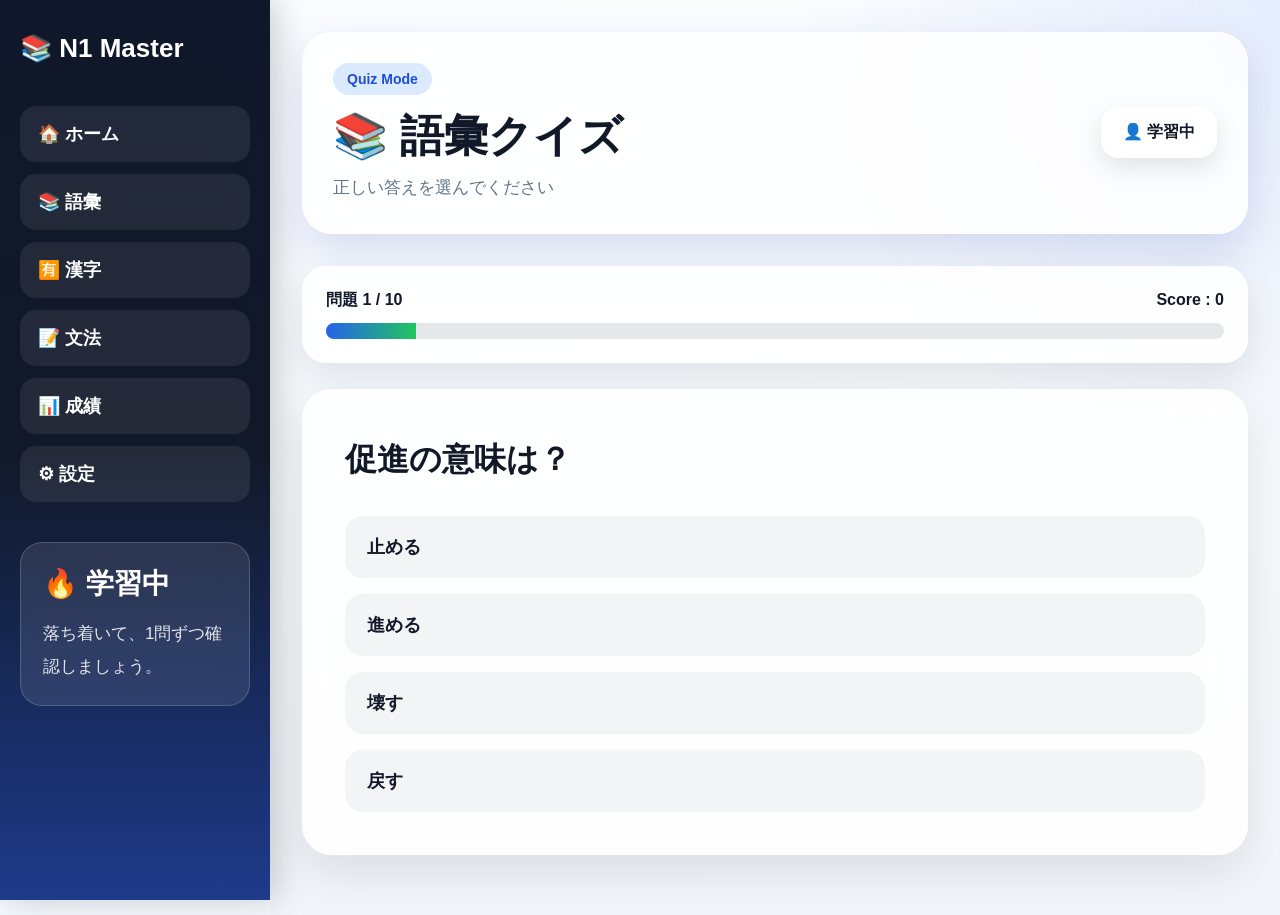
<file: quiz.html>
<!DOCTYPE html>
<html lang="ja">

<head>

<meta charset="UTF-8">
<meta name="viewport" content="width=device-width, initial-scale=1.0">

<title>N1 Master - クイズ</title>

<link rel="stylesheet" href="CSS/style.css">
<link rel="icon" href="images/icon.png">

</head>

<body>

<div class="app">

    <!-- サイドバー -->
    <aside class="sidebar">

       <div class="logo">
    📚 N1 Master
</div>

        <nav>
            <a href="index.html">🏠 ホーム</a>
            <a href="#" onclick="startQuiz('vocabulary')">📚 語彙</a>
            <a href="#" onclick="startQuiz('kanji')">🈶 漢字</a>
            <a href="#" onclick="startQuiz('grammar')">📝 文法</a>
            <a href="result.html">📊 成績</a>
            <a href="settings.html">⚙ 設定</a>
        </nav>

        <div class="side-card">
            <h3>🔥 学習中</h3>
            <p>落ち着いて、1問ずつ確認しましょう。</p>
        </div>

    </aside>

    <!-- メイン画面 -->
    <main class="main-content">

        <!-- 上部バー -->
        <header class="topbar">

            <div>
                <span class="badge">Quiz Mode</span>

                <h1 id="categoryTitle">
                    クイズ
                </h1>

                <p>
                    正しい答えを選んでください
                </p>
            </div>

            <div class="user-box">
                👤 学習中
            </div>

        </header>

        <!-- 進捗 -->
        <section class="progress-section">

            <div class="progress-header">

                <span id="progress">
                    問題 1 / 10
                </span>

                <span id="scoreText">
                    Score : 0
                </span>

            </div>

            <div class="progress-bar">
                <div id="progressFill" class="progress-fill"></div>
            </div>

        </section>

        <!-- クイズカード -->
        <section class="quiz-card">

            <div class="question-area">

                <h1 id="question">
                    問題を読み込み中...
                </h1>

            </div>

            <div id="choices" class="choices-area"></div>

            <div id="explanation" class="explanation-box hidden"></div>

            <button id="nextBtn" class="next-btn hidden">
                次の問題へ
            </button>

        </section>

    </main>

</div>

<script src="JS/theme.js"></script>
<script src="JS/vocabulary.js"></script>
<script src="JS/kanji.js"></script>
<script src="JS/grammar.js"></script>
<script src="JS/data.js"></script>
<script src="JS/quiz.js"></script>

</body>
</html>
</file>
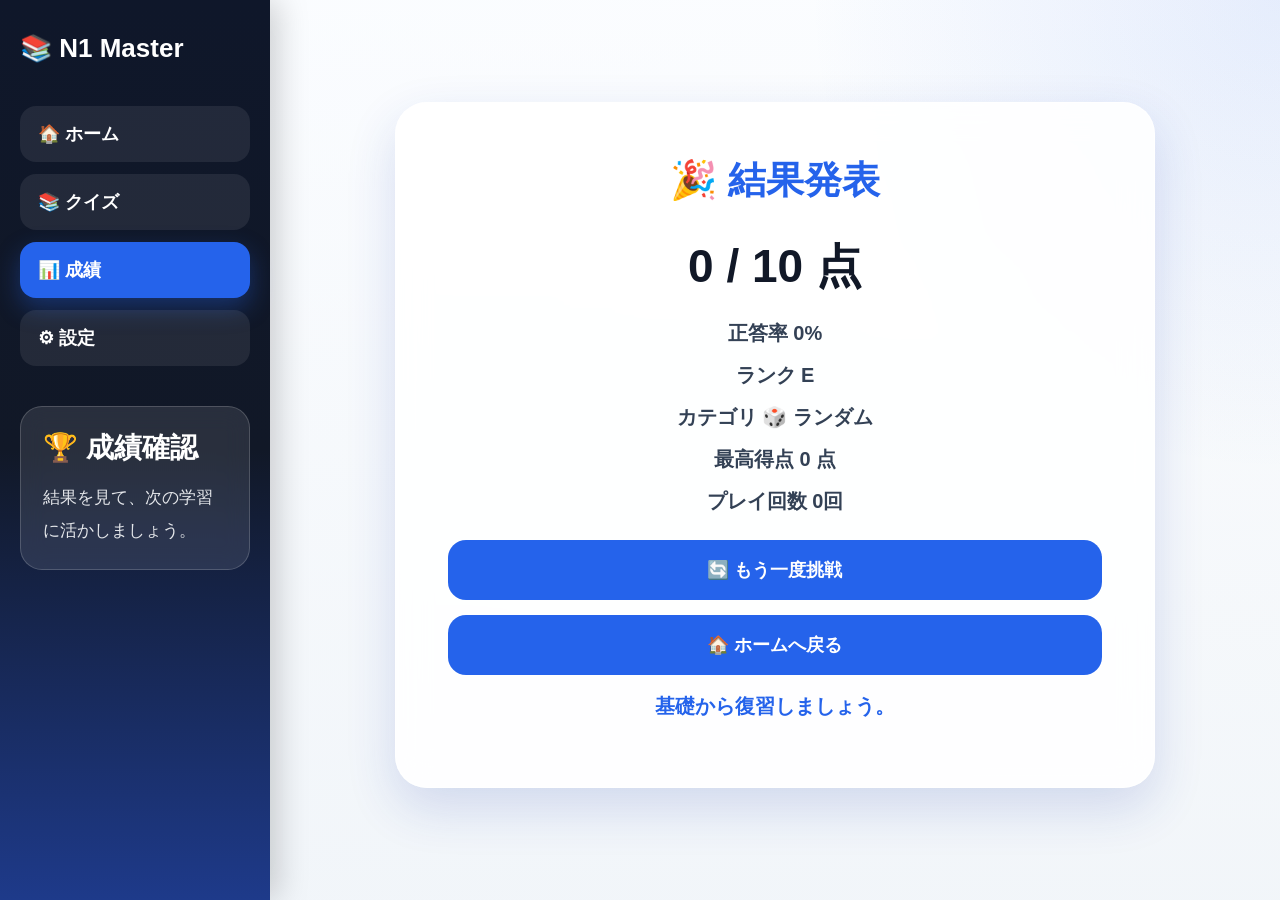
<file: result.html>
<!DOCTYPE html>
<html lang="ja">

<head>

<meta charset="UTF-8">
<meta name="viewport" content="width=device-width, initial-scale=1.0">

<title>N1 Master - 結果</title>

<link rel="stylesheet" href="CSS/style.css">
<link rel="icon" href="images/icon.png">

</head>

<body>

<div class="app">

    <!-- サイドバー -->
    <aside class="sidebar">

<div class="logo">
    📚 N1 Master
</div>

        <nav>
            <a href="index.html">🏠 ホーム</a>
            <a href="quiz.html">📚 クイズ</a>
            <a href="result.html" class="active">📊 成績</a>
            <a href="settings.html">⚙ 設定</a>
        </nav>

        <div class="side-card">
            <h3>🏆 成績確認</h3>
            <p>結果を見て、次の学習に活かしましょう。</p>
        </div>

    </aside>

    <!-- メイン -->
    <main class="main-content">

        <section class="result-card">

            <h1>🎉 結果発表</h1>

            <h2 id="scoreText">
                0 / 10 点
            </h2>

            <h3 id="rateText">
                正答率 0%
            </h3>

            <h3 id="rankText">
                ランク -
            </h3>

            <h3 id="categoryText">
                カテゴリ -
            </h3>

            <h3 id="bestScore">
                最高得点 0 / 10
            </h3>

            <h3 id="playCount">
                プレイ回数 0回
            </h3>

            <div class="result-buttons">

                <button onclick="location.href='quiz.html'">
                    🔄 もう一度挑戦
                </button>

                <button onclick="location.href='index.html'">
                    🏠 ホームへ戻る
                </button>

            </div>

        </section>

    </main>

</div>

<script src="JS/theme.js"></script>
<script src="JS/result.js"></script>

</body>
</html>
</file>
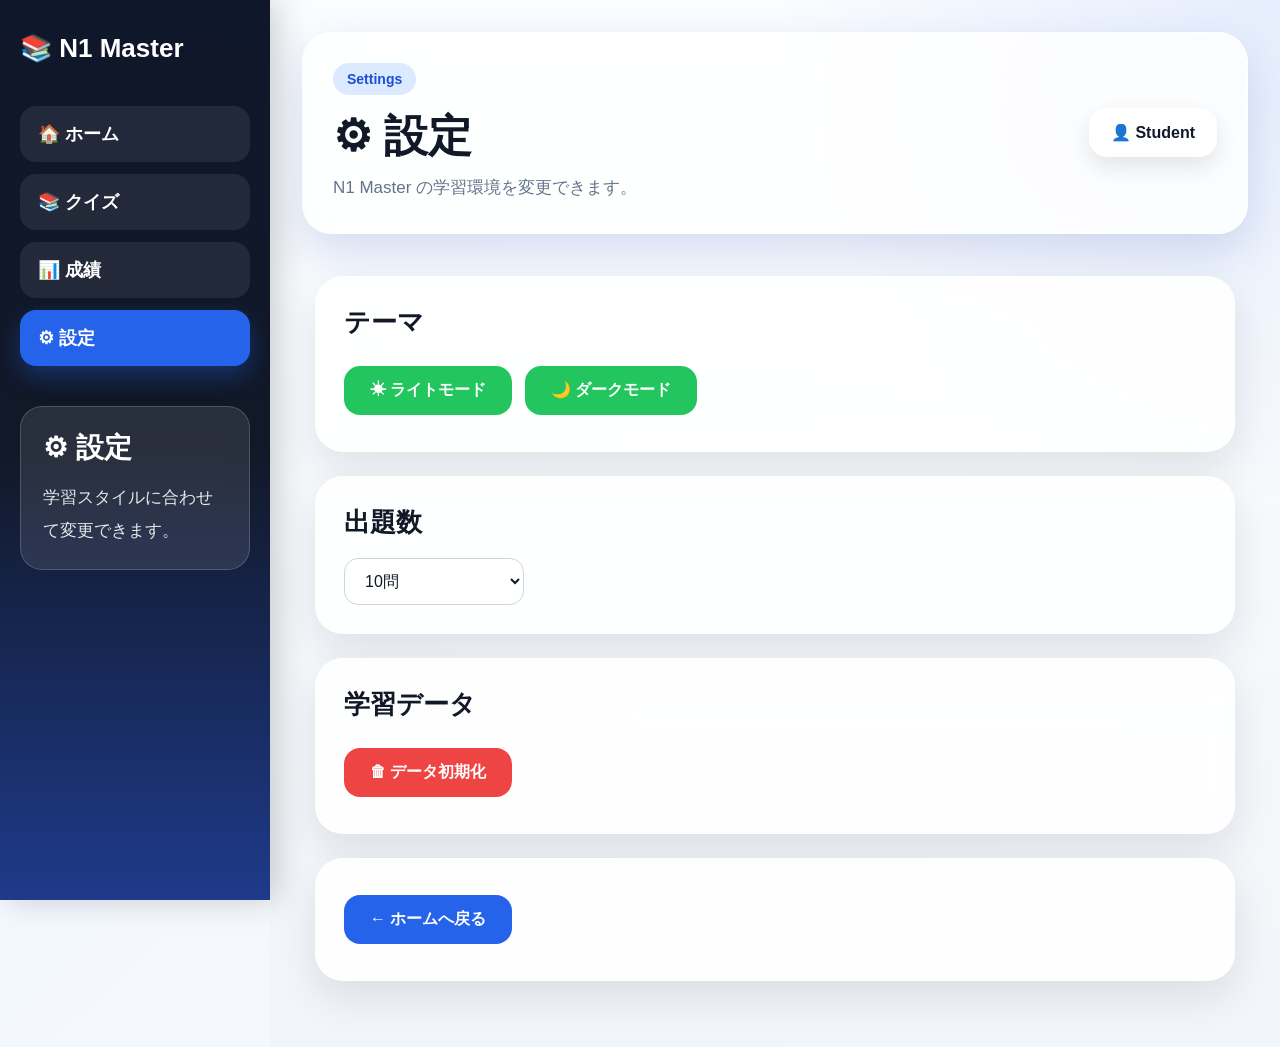
<file: settings.html>
<!DOCTYPE html>
<html lang="ja">

<head>

<meta charset="UTF-8">
<meta name="viewport" content="width=device-width, initial-scale=1.0">

<title>設定 - N1 Master</title>

<link rel="stylesheet" href="CSS/style.css">
<link rel="icon" href="images/icon.png">

</head>

<body>

<div class="app">

    <aside class="sidebar">
<div class="logo">
    📚 N1 Master
</div>

        <nav>
            <a href="index.html">🏠 ホーム</a>
            <a href="quiz.html">📚 クイズ</a>
            <a href="result.html">📊 成績</a>
            <a href="settings.html" class="active">⚙ 設定</a>
        </nav>

        <div class="side-card">
            <h3>⚙ 設定</h3>
            <p>学習スタイルに合わせて変更できます。</p>
        </div>

    </aside>

    <main class="main-content">

        <header class="topbar">

            <div>
                <span class="badge">Settings</span>
                <h1>⚙ 設定</h1>
                <p>N1 Master の学習環境を変更できます。</p>
            </div>

            <div class="user-box">
                👤 Student
            </div>

        </header>

        <section class="settings-container">

            <div class="setting-card">

                <h2>テーマ</h2>

                <button id="lightBtn" class="setting-btn">
                    ☀ ライトモード
                </button>

                <button id="darkBtn" class="setting-btn">
                    🌙 ダークモード
                </button>

            </div>

            <div class="setting-card">

                <h2>出題数</h2>

                <select id="questionCount">
                    <option value="10">10問</option>
                    <option value="20">20問</option>
                    <option value="50">50問</option>
                    <option value="100">100問</option>
                </select>

            </div>

            <div class="setting-card">

                <h2>学習データ</h2>

                <button id="resetBtn" class="danger-btn">
                    🗑 データ初期化
                </button>

            </div>

            <div class="setting-card">

                <button onclick="location.href='index.html'" class="back-btn">
                    ← ホームへ戻る
                </button>

            </div>

        </section>

    </main>

</div>

<script src="JS/theme.js"></script>
<script src="JS/settings.js"></script>

</body>
</html>
</file>
<file: CSS/style.css>
/* ==================================================
   N1 Master Ver.3 Complete Style
   ① Reset / Base / Layout / Background
================================================== */

* {
    margin: 0;
    padding: 0;
    box-sizing: border-box;
}

html {
    scroll-behavior: smooth;
}

body {
    min-height: 100vh;
    font-family: "Yu Gothic", "Meiryo", sans-serif;
    color: #111827;
    background:
        linear-gradient(
            135deg,
            rgba(239, 246, 255, 0.92),
            rgba(248, 250, 252, 0.96)
        );
}

/* ===== App Layout ===== */

.app {
    display: flex;
    min-height: 100vh;
    width: 100%;
}

/* ===== Main Content ===== */

.main-content {
    flex: 1;
    padding: 32px;
    background:
        radial-gradient(
            circle at top right,
            rgba(37, 99, 235, 0.10),
            transparent 35%
        ),
        linear-gradient(
            180deg,
            rgba(255, 255, 255, 0.65),
            rgba(241, 245, 249, 0.9)
        );
}

/* ===== Common ===== */

img {
    max-width: 100%;
    display: block;
}

a {
    text-decoration: none;
}

button {
    font-family: inherit;
}

.hidden {
    display: none !important;
}

.center {
    text-align: center;
}

.mt-20 {
    margin-top: 20px;
}

.mb-20 {
    margin-bottom: 20px;
}

/* ===== Glass Card Common ===== */

.glass-card {
    background: rgba(255, 255, 255, 0.88);
    backdrop-filter: blur(14px);
    -webkit-backdrop-filter: blur(14px);
    border: 1px solid rgba(255, 255, 255, 0.7);
    border-radius: 26px;
    box-shadow: 0 18px 45px rgba(15, 23, 42, 0.10);
}

/* ===== Page Animation ===== */

.topbar,
.card,
.quiz-section,
.quiz-card,
.result-card,
.setting-card,
.progress-section {
    animation: fadeUp 0.55s ease;
}

@keyframes fadeUp {
    from {
        opacity: 0;
        transform: translateY(18px);
    }

    to {
        opacity: 1;
        transform: translateY(0);
    }
}

/* ===== Scrollbar ===== */

::-webkit-scrollbar {
    width: 10px;
}

::-webkit-scrollbar-track {
    background: #e5e7eb;
}

::-webkit-scrollbar-thumb {
    background: linear-gradient(180deg, #2563eb, #22c55e);
    border-radius: 20px;
}

/* ==================================================
   Sidebar
================================================== */

.sidebar{
    width:270px;
    background:linear-gradient(
        180deg,
        #0f172a,
        #111827,
        #1e3a8a
    );

    color:white;

    padding:30px 20px;

    position:sticky;

    top:0;

    height:100vh;

    box-shadow:
    8px 0 30px rgba(0,0,0,.18);

    z-index:100;
}

/* ===== Logo ===== */

.logo{

    display:flex;

    align-items:center;

    gap:15px;

    margin-bottom:40px;

    font-size:26px;

    font-weight:bold;

    color:white;

    line-height:1.4;

}

.logo img{

    width:56px;

    height:56px;

    border-radius:50%;

    box-shadow:
    0 8px 18px rgba(255,255,255,.18);

}

/* ===== Navigation ===== */

.sidebar nav{

    display:flex;

    flex-direction:column;

    gap:12px;

}

.sidebar nav a{

    display:flex;

    align-items:center;

    gap:14px;

    color:white;

    font-size:18px;

    font-weight:bold;

    padding:16px 18px;

    border-radius:16px;

    transition:.25s;

    background:rgba(255,255,255,.08);

}

.sidebar nav a:hover{

    background:#22c55e;

    transform:translateX(8px);

    box-shadow:
    0 10px 25px rgba(34,197,94,.35);

}

.sidebar nav a.active{

    background:#2563eb;

    box-shadow:
    0 10px 25px rgba(37,99,235,.35);

}

/* ===== Today's Goal ===== */

.side-card{

    margin-top:40px;

    padding:22px;

    border-radius:22px;

    background:rgba(255,255,255,.10);

    border:1px solid rgba(255,255,255,.18);

    backdrop-filter:blur(12px);

}

.side-card h3{

    font-size:28px;

    margin-bottom:15px;

}

.side-card p{

    font-size:17px;

    line-height:1.9;

    color:#e5e7eb;

}

/* ===== Divider ===== */

.sidebar hr{

    margin:25px 0;

    border:none;

    height:1px;

    background:rgba(255,255,255,.12);

}

/* ===== Footer ===== */

.sidebar-footer{

    margin-top:auto;

    text-align:center;

    color:#cbd5e1;

    font-size:14px;

    padding-top:20px;

}

/* ===== Menu Animation ===== */

.sidebar nav a{

    position:relative;

    overflow:hidden;

}

.sidebar nav a::before{

    content:"";

    position:absolute;

    top:0;

    left:-100%;

    width:100%;

    height:100%;

    background:
    linear-gradient(
        90deg,
        transparent,
        rgba(255,255,255,.20),
        transparent
    );

    transition:.5s;

}

.sidebar nav a:hover::before{

    left:100%;

}

/* ==================================================
   TopBar / Dashboard Cards
================================================== */

/* ===== TopBar ===== */

.topbar{
    display:flex;
    justify-content:space-between;
    align-items:center;
    gap:25px;

    margin-bottom:32px;
    padding:30px;

    border-radius:30px;

    background:rgba(255,255,255,.82);

    backdrop-filter:blur(16px);
    -webkit-backdrop-filter:blur(16px);

    border:1px solid rgba(255,255,255,.75);

    box-shadow:
        0 18px 45px rgba(30,64,175,.16);
}

.topbar h1{
    font-size:44px;
    font-weight:900;
    color:#111827;
    margin-bottom:8px;
}

.topbar h2{
    font-size:34px;
    font-weight:800;
    color:#111827;
}

.topbar p{
    color:#64748b;
    font-size:17px;
    line-height:1.7;
}

/* ===== Badge ===== */

.badge{
    display:inline-block;

    margin-bottom:12px;
    padding:8px 14px;

    border-radius:999px;

    color:#1d4ed8;
    background:#dbeafe;

    font-weight:bold;
    font-size:14px;
}

/* ===== User Box ===== */

.user-box{
    white-space:nowrap;

    padding:15px 22px;

    border-radius:18px;

    background:white;

    color:#111827;

    font-weight:bold;

    box-shadow:
        0 10px 25px rgba(0,0,0,.10);
}

/* ===== Dashboard Cards ===== */

.cards{
    display:grid;
    grid-template-columns:repeat(3,1fr);
    gap:22px;

    margin-bottom:32px;
}

.card{
    min-height:130px;

    padding:24px;

    border-radius:26px;

    background:rgba(255,255,255,.86);

    backdrop-filter:blur(14px);
    -webkit-backdrop-filter:blur(14px);

    border:1px solid rgba(255,255,255,.75);

    box-shadow:
        0 15px 38px rgba(15,23,42,.10);

    transition:.25s;

    position:relative;

    overflow:hidden;
}

.card::before{
    content:"";

    position:absolute;

    top:-40px;
    right:-40px;

    width:110px;
    height:110px;

    border-radius:50%;

    background:rgba(37,99,235,.12);
}

.card:hover{
    transform:translateY(-6px);

    box-shadow:
        0 22px 48px rgba(15,23,42,.16);
}

.card h3{
    font-size:18px;
    color:#64748b;
    margin-bottom:14px;
    font-weight:700;
}

.card p{
    font-size:38px;
    font-weight:900;
    color:#2563eb;
}

/* ===== Study Info ===== */

.study-info{
    display:grid;
    grid-template-columns:repeat(3,1fr);
    gap:20px;
    margin-top:18px;
}

.study-item{
    padding:22px;

    border-radius:22px;

    background:rgba(255,255,255,.85);

    border:1px solid rgba(255,255,255,.7);

    box-shadow:
        0 10px 25px rgba(15,23,42,.08);
}

.study-item h3{
    margin-bottom:10px;
    color:#2563eb;
    font-size:19px;
}

.study-item p{
    color:#475569;
    font-weight:bold;
}

/* ===== Section Common ===== */

section{
    margin-bottom:28px;
}

.section-title{
    font-size:28px;
    font-weight:800;
    margin-bottom:18px;
    color:#111827;
}

/* ===== Empty / Info Box ===== */

.info-box{
    padding:22px;

    border-radius:22px;

    background:rgba(239,246,255,.9);

    border-left:6px solid #2563eb;

    color:#1e3a8a;

    line-height:1.8;
}

/* ==================================================
   Quiz Select / Quiz Page / Result Page
================================================== */

/* ===== Quiz Select ===== */

.quiz-section{
    padding:30px;

    border-radius:30px;

    background:rgba(255,255,255,.86);

    backdrop-filter:blur(16px);
    -webkit-backdrop-filter:blur(16px);

    border:1px solid rgba(255,255,255,.75);

    box-shadow:
        0 15px 38px rgba(15,23,42,.10);
}

.quiz-section h2{
    font-size:30px;
    margin-bottom:12px;
    color:#111827;
}

.quiz-section > p{
    margin-bottom:25px;
    color:#64748b;
    line-height:1.7;
}

/* ===== Quiz Grid ===== */

.quiz-grid{
    display:grid;

    grid-template-columns:repeat(2,1fr);

    gap:22px;
}

/* ===== Quiz Button ===== */

.quiz-btn{
    display:flex;

    align-items:center;

    gap:20px;

    padding:24px;

    border:none;

    border-radius:24px;

    background:
        linear-gradient(
            135deg,
            #ffffff,
            #eaf2ff
        );

    color:#111827;

    font-size:20px;

    font-weight:bold;

    cursor:pointer;

    transition:.25s;

    box-shadow:
        0 10px 25px rgba(37,99,235,.12);

    text-align:left;
}

.quiz-btn img{
    width:58px;
    height:58px;

    border-radius:18px;

    object-fit:cover;
}

.quiz-btn h3{
    font-size:22px;

    margin-bottom:5px;
}

.quiz-btn p{
    font-size:14px;

    color:#64748b;
}

.quiz-btn:hover{
    transform:translateY(-6px);

    color:white;

    background:
        linear-gradient(
            135deg,
            #2563eb,
            #4f46e5
        );

    box-shadow:
        0 18px 40px rgba(37,99,235,.35);
}

.quiz-btn:hover p{
    color:white;
}

/* ===== Start Button ===== */

.start-section{
    margin-top:26px;
}

#startBtn{
    width:100%;

    padding:22px;

    border:none;

    border-radius:24px;

    background:
        linear-gradient(
            135deg,
            #2563eb,
            #4338ca
        );

    color:white;

    font-size:24px;

    font-weight:900;

    cursor:pointer;

    box-shadow:
        0 18px 38px rgba(37,99,235,.35);

    transition:.25s;
}

#startBtn:hover{
    transform:translateY(-5px);

    box-shadow:
        0 24px 50px rgba(37,99,235,.45);
}

/* ===== Progress ===== */

.progress-section{
    padding:24px;

    margin-bottom:26px;

    border-radius:24px;

    background:rgba(255,255,255,.88);

    backdrop-filter:blur(14px);

    box-shadow:
        0 14px 35px rgba(15,23,42,.10);
}

.progress-header{
    display:flex;

    justify-content:space-between;

    align-items:center;

    margin-bottom:12px;

    font-weight:bold;

    color:#111827;
}

.progress-bar{
    width:100%;

    height:16px;

    background:#e5e7eb;

    border-radius:999px;

    overflow:hidden;
}

.progress-fill{
    height:100%;

    width:0%;

    background:
        linear-gradient(
            90deg,
            #2563eb,
            #22c55e
        );

    transition:.4s;
}

/* ===== Quiz Card ===== */

.quiz-card{
    padding:42px;

    border-radius:30px;

    background:rgba(255,255,255,.88);

    backdrop-filter:blur(16px);

    border:1px solid rgba(255,255,255,.75);

    box-shadow:
        0 18px 45px rgba(15,23,42,.10);
}

.question-area{
    margin-bottom:30px;
}

.question-area h1{
    font-size:32px;

    line-height:1.7;

    color:#111827;
}

/* ===== Choices ===== */

.choices-area{
    display:flex;

    flex-direction:column;

    gap:16px;
}

.choice-btn{
    width:100%;

    padding:19px 22px;

    border:none;

    border-radius:18px;

    background:#f3f4f6;

    color:#111827;

    font-size:18px;

    font-weight:bold;

    cursor:pointer;

    transition:.22s;

    text-align:left;
}

.choice-btn:hover{
    background:#dbeafe;

    transform:translateY(-3px);
}

.choice-btn.correct{
    background:#22c55e !important;

    color:white !important;
}

.choice-btn.wrong{
    background:#ef4444 !important;

    color:white !important;
}

.choice-btn:disabled{
    cursor:not-allowed;

    opacity:.95;
}

/* ===== Next Button ===== */

.next-btn{
    width:100%;

    margin-top:18px;

    padding:18px;

    border:none;

    border-radius:18px;

    background:#2563eb;

    color:white;

    font-size:18px;

    font-weight:bold;

    cursor:pointer;

    transition:.25s;
}

.next-btn:hover{
    background:#1d4ed8;

    transform:translateY(-3px);
}

/* ===== Explanation ===== */

.explanation-box{
    margin-top:22px;

    padding:22px;

    background:#f8fafc;

    color:#111827;

    border-left:6px solid #2563eb;

    border-radius:16px;

    line-height:1.9;
}

.explanation-box h3{
    margin-bottom:10px;

    font-size:22px;
}

/* ===== Result Page ===== */

.result-card{
    max-width:760px;

    margin:70px auto;

    padding:52px;

    border-radius:32px;

    text-align:center;

    background:rgba(255,255,255,.88);

    backdrop-filter:blur(16px);

    border:1px solid rgba(255,255,255,.75);

    box-shadow:
        0 20px 50px rgba(30,64,175,.16);
}

.result-card h1{
    margin-bottom:30px;

    font-size:38px;

    color:#2563eb;
}

.result-card h2{
    font-size:46px;

    margin-bottom:22px;

    color:#111827;
}

.result-card h3{
    margin-bottom:15px;

    font-size:20px;

    color:#334155;
}

.result-buttons{
    margin-top:25px;

    display:flex;

    flex-direction:column;

    gap:15px;
}

.result-card button{
    width:100%;

    padding:18px;

    border:none;

    border-radius:18px;

    background:#2563eb;

    color:white;

    font-size:18px;

    font-weight:bold;

    cursor:pointer;

    transition:.25s;
}

.result-card button:hover{
    background:#1d4ed8;

    transform:translateY(-3px);
}
/* ==================================================
   Settings Page / Dark Mode
================================================== */

/* ===== Settings ===== */

.settings-container{
    max-width:920px;

    margin:0 auto;

    padding:10px 0;
}

.setting-card{
    margin-bottom:24px;

    padding:28px;

    border-radius:28px;

    background:rgba(255,255,255,.88);

    backdrop-filter:blur(16px);
    -webkit-backdrop-filter:blur(16px);

    border:1px solid rgba(255,255,255,.75);

    box-shadow:
        0 16px 40px rgba(15,23,42,.10);
}

.setting-card h2{
    margin-bottom:18px;

    font-size:26px;

    color:#111827;
}

.setting-card p{
    color:#64748b;

    line-height:1.8;

    margin-bottom:15px;
}

/* ===== Setting Buttons ===== */

.setting-btn,
.danger-btn,
.back-btn{
    padding:14px 26px;

    margin:8px 8px 8px 0;

    border:none;

    border-radius:16px;

    color:white;

    font-size:16px;

    font-weight:bold;

    cursor:pointer;

    transition:.25s;
}

.setting-btn{
    background:#22c55e;
}

.setting-btn:hover{
    background:#16a34a;

    transform:translateY(-3px);
}

.danger-btn{
    background:#ef4444;
}

.danger-btn:hover{
    background:#dc2626;

    transform:translateY(-3px);
}

.back-btn{
    background:#2563eb;
}

.back-btn:hover{
    background:#1d4ed8;

    transform:translateY(-3px);
}

/* ===== Select ===== */

select{
    min-width:180px;

    padding:13px 16px;

    font-size:16px;

    border-radius:14px;

    border:1px solid #cbd5e1;

    background:white;

    color:#111827;

    outline:none;
}

select:focus{
    border-color:#2563eb;

    box-shadow:
        0 0 0 4px rgba(37,99,235,.16);
}

/* ==================================================
   Dark Mode
================================================== */

body.dark{
    background:#111827 !important;

    color:white !important;
}

body.dark .main-content{
    background:
        radial-gradient(
            circle at top right,
            rgba(37,99,235,.18),
            transparent 35%
        ),
        #111827 !important;
}

/* ===== Dark Sidebar ===== */

body.dark .sidebar{
    background:
        linear-gradient(
            180deg,
            #020617,
            #0f172a,
            #111827
        ) !important;
}

/* ===== Dark Cards ===== */

body.dark .topbar,
body.dark .card,
body.dark .quiz-section,
body.dark .quiz-card,
body.dark .result-card,
body.dark .setting-card,
body.dark .progress-section,
body.dark .study-item,
body.dark .glass-card{
    background:#1f2937 !important;

    color:white !important;

    border-color:rgba(255,255,255,.12) !important;
}

/* ===== Dark Text ===== */

body.dark h1,
body.dark h2,
body.dark h3,
body.dark p,
body.dark span,
body.dark div,
body.dark .topbar h1,
body.dark .topbar h2,
body.dark .topbar p,
body.dark .card h3,
body.dark .card p,
body.dark .result-card h2,
body.dark .result-card h3,
body.dark .setting-card h2{
    color:white !important;
}

/* ===== Dark User Box ===== */

body.dark .user-box{
    background:#374151 !important;

    color:white !important;
}

/* ===== Dark Buttons ===== */

body.dark .quiz-btn,
body.dark .choice-btn{
    background:#374151 !important;

    color:white !important;
}

body.dark .quiz-btn p{
    color:#e5e7eb !important;
}

body.dark .quiz-btn:hover,
body.dark .choice-btn:hover{
    background:#2563eb !important;

    color:white !important;
}

/* ===== Dark Progress ===== */

body.dark .progress-bar{
    background:#374151 !important;
}

/* ===== Dark Explanation ===== */

body.dark .explanation-box{
    background:#111827 !important;

    color:white !important;

    border-left:6px solid #3b82f6;
}

body.dark .explanation-box h3,
body.dark .explanation-box p{
    color:white !important;
}

/* ===== Dark Form ===== */

body.dark select{
    background:#374151;

    color:white;

    border-color:#4b5563;
}

/* ===== Dark Scrollbar ===== */

body.dark ::-webkit-scrollbar-track{
    background:#111827;
}

body.dark ::-webkit-scrollbar-thumb{
    background:
        linear-gradient(
            180deg,
            #3b82f6,
            #22c55e
        );
}

/* ==================================================
   Responsive / Smartphone / Final Fix
================================================== */

/* ===== Tablet ===== */

@media(max-width:1000px){

    .cards{
        grid-template-columns:repeat(2,1fr);
    }

    .study-info{
        grid-template-columns:1fr;
    }

    .topbar h1{
        font-size:36px;
    }

    .quiz-grid{
        grid-template-columns:1fr;
    }
}

/* ===== Smartphone ===== */

@media(max-width:768px){

    body{
        background-attachment:scroll;
    }

    .app{
        flex-direction:column;
    }

    .sidebar{
        width:100%;
        height:auto;
        position:relative;

        padding:18px;

        box-shadow:none;
    }

    .logo{
        font-size:23px;

        margin-bottom:18px;
    }

    .sidebar nav{
        display:grid;

        grid-template-columns:repeat(2,1fr);

        gap:10px;
    }

    .sidebar nav a{
        justify-content:center;

        text-align:center;

        font-size:15px;

        padding:13px 10px;

        border-radius:14px;
    }

    .side-card{
        display:none;
    }

    .main-content{
        padding:16px;
    }

    .topbar{
        flex-direction:column;

        align-items:flex-start;

        padding:22px;

        border-radius:22px;
    }

    .topbar h1{
        font-size:29px;
    }

    .topbar h2{
        font-size:26px;
    }

    .topbar p{
        font-size:15px;
    }

    .user-box{
        width:100%;

        text-align:center;
    }

    .cards{
        grid-template-columns:1fr;

        gap:16px;
    }

    .card{
        min-height:105px;

        padding:20px;
    }

    .card p{
        font-size:32px;
    }

    .quiz-section,
    .quiz-card,
    .progress-section,
    .result-card,
    .setting-card{
        border-radius:22px;

        padding:22px;
    }

    .quiz-grid{
        grid-template-columns:1fr;
    }

    .quiz-btn{
        width:100%;

        padding:18px;

        font-size:17px;
    }

    .quiz-btn img{
        width:48px;

        height:48px;
    }

    #startBtn{
        font-size:20px;

        padding:18px;
    }

    .question-area h1{
        font-size:23px;

        line-height:1.7;
    }

    .choice-btn{
        font-size:16px;

        padding:16px;
    }

    .progress-header{
        flex-direction:column;

        align-items:flex-start;

        gap:8px;
    }

    .result-card{
        margin:24px auto;
    }

    .result-card h1{
        font-size:30px;
    }

    .result-card h2{
        font-size:34px;
    }

    .settings-container{
        padding:0;
    }

    .setting-btn,
    .danger-btn,
    .back-btn{
        width:100%;

        margin:8px 0;

        text-align:center;
    }

    select{
        width:100%;
    }
}

/* ===== Small Smartphone ===== */

@media(max-width:480px){

    .sidebar nav{
        grid-template-columns:1fr;
    }

    .main-content{
        padding:12px;
    }

    .topbar{
        padding:18px;
    }

    .topbar h1{
        font-size:25px;
    }

    .topbar h2{
        font-size:23px;
    }

    .badge{
        font-size:12px;

        padding:6px 10px;
    }

    .card h3{
        font-size:16px;
    }

    .card p{
        font-size:28px;
    }

    .quiz-section h2{
        font-size:24px;
    }

    .quiz-btn{
        gap:12px;
    }

    .quiz-btn h3{
        font-size:18px;
    }

    .quiz-btn p{
        font-size:13px;
    }

    .quiz-card{
        padding:18px;
    }

    .question-area h1{
        font-size:21px;
    }

    .explanation-box{
        padding:16px;
    }

    .result-card{
        padding:22px;
    }
}

/* ===== Final Effects ===== */

button:active,
.sidebar nav a:active{
    transform:scale(.97);
}

button:focus,
a:focus,
select:focus{
    outline:none;
}

/* ===== Utility ===== */

.w-100{
    width:100%;
}

.text-blue{
    color:#2563eb;
}

.text-green{
    color:#22c55e;
}

.text-red{
    color:#ef4444;
}

.text-gray{
    color:#64748b;
}

/* ===== GitHub Pages Root Fix ===== */
/* 画像を使わない場合でも崩れない */

.logo img{
    display:none;
}

/* クイズボタン内の画像がない場合でもOK */
.quiz-btn img{
    display:none;
}

/* 画像なし用の間隔調整 */
.quiz-btn{
    justify-content:flex-start;
}



/* ===== End ===== */

/* 学習の記録（超コンパクト） */
.stats-grid{
    display:grid;
    grid-template-columns:repeat(3,1fr);
    gap:8px;
}

.stat-card{
    padding:8px;
    min-height:65px;
    border-radius:12px;
}

.stat-card h3{
    font-size:11px;
    margin-bottom:4px;
}

.stat-card .number,
.stat-card strong{
    font-size:20px;
    line-height:1;
}

.stat-card p,
.stat-card span{
    font-size:10px;
    margin:0;
}
</file>
